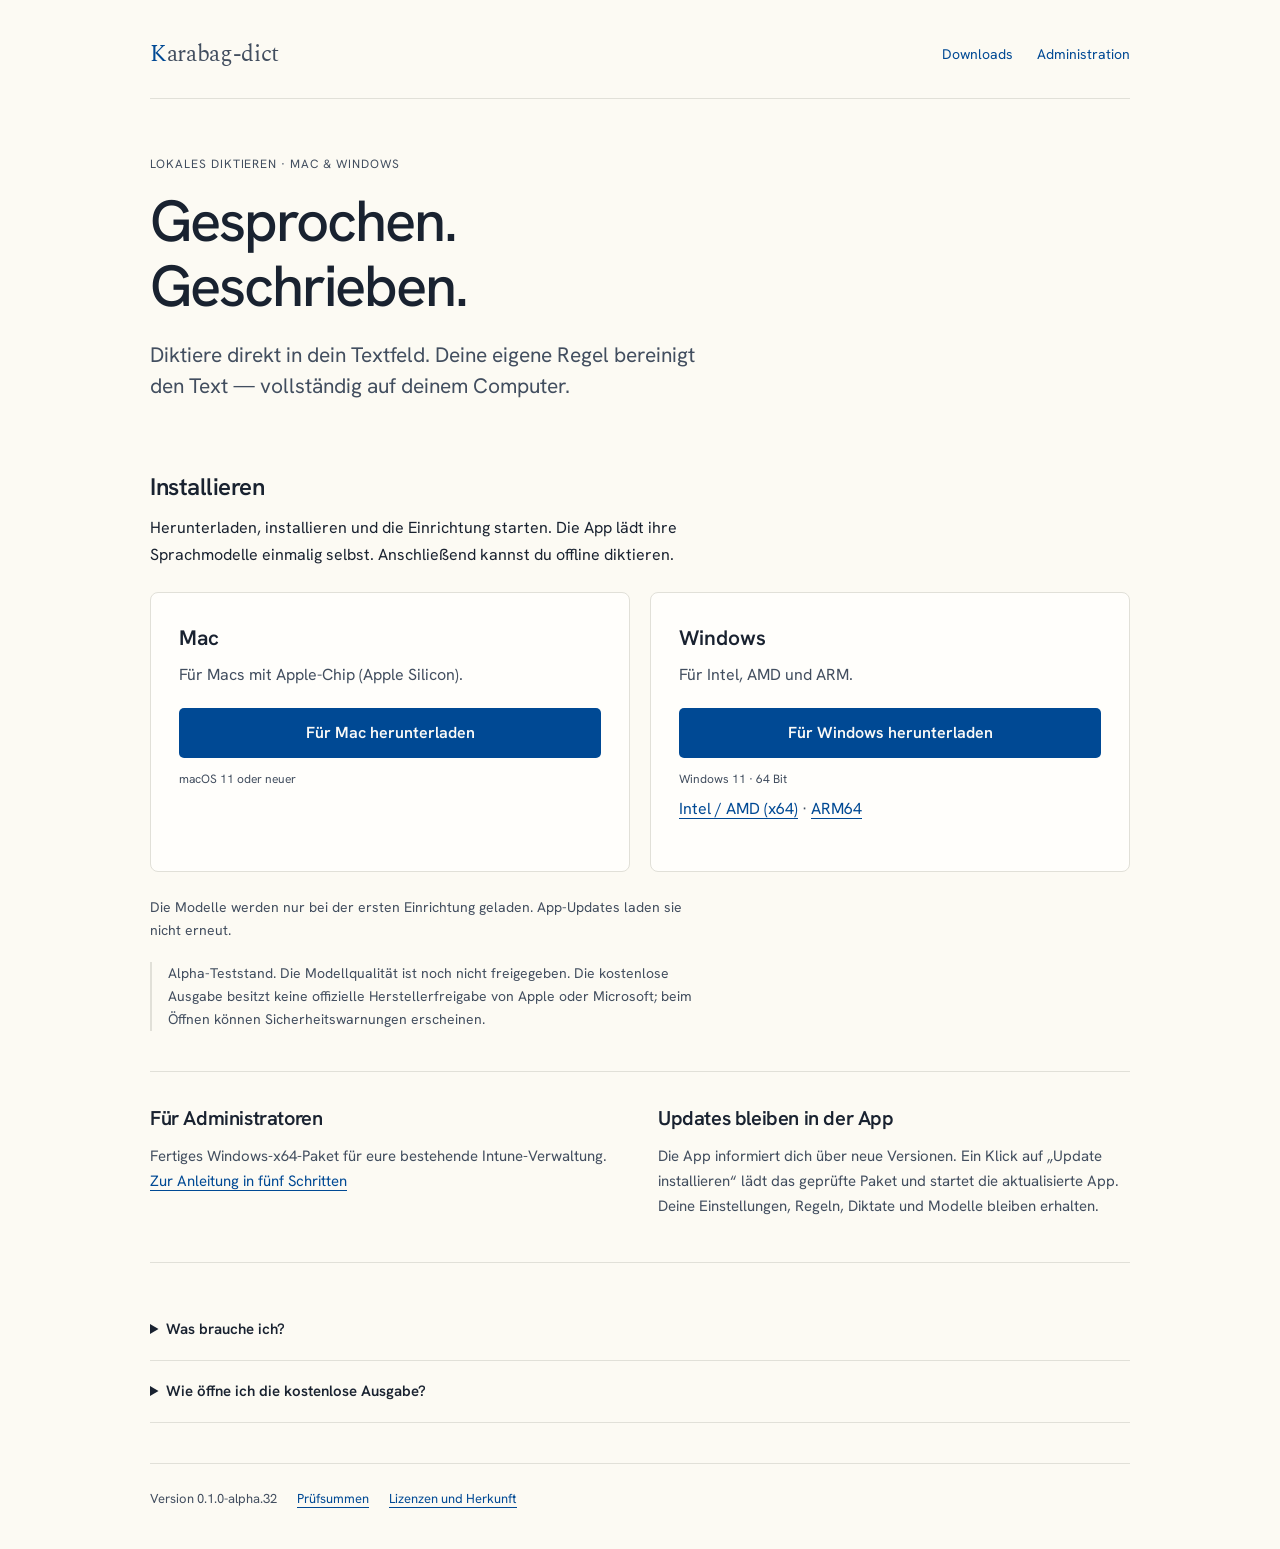
<file: index.html>
<!doctype html>
<html lang="de">
  <head>
    <meta charset="utf-8" />
    <meta name="viewport" content="width=device-width, initial-scale=1" />
    <meta name="color-scheme" content="light" />
    <title>karabag-dict herunterladen</title>
    <link rel="stylesheet" href="site.css" />
    <script src="downloads.js" defer></script>
  </head>
  <body>
    <main>
      <nav class="site-nav" aria-label="Seitennavigation">
        <a class="brand" href="./" aria-label="karabag-dict"
          ><span>K</span>arabag-dict</a
        >
        <div class="nav-links">
          <a href="#download-title">Downloads</a
          ><a href="intune.html">Administration</a>
        </div>
      </nav>
      <header>
        <p class="eyebrow">Lokales Diktieren · Mac &amp; Windows</p>
        <h1>Gesprochen.<br />Geschrieben.</h1>
        <p class="intro">
          Diktiere direkt in dein Textfeld. Deine eigene Regel bereinigt den
          Text — vollständig auf deinem Computer.
        </p>
      </header>
      <section aria-labelledby="download-title">
        <h2 id="download-title">Installieren</h2>
        <p>
          Herunterladen, installieren und die Einrichtung starten. Die App lädt
          ihre Sprachmodelle einmalig selbst. Anschließend kannst du offline
          diktieren.
        </p>
        <div class="downloads">
          <article>
            <h3>Mac</h3>
            <p>Für Macs mit Apple-Chip (Apple Silicon).</p>
            <a class="download" id="mac-download" aria-disabled="true"
              >Für Mac herunterladen</a
            ><small>macOS 11 oder neuer</small>
          </article>
          <article>
            <h3>Windows</h3>
            <p>Für Intel, AMD und ARM.</p>
            <a class="download" id="windows-download" aria-disabled="true"
              >Für Windows herunterladen</a
            ><small>Windows 11 · 64 Bit</small>
            <p>
              <a id="windows-x64-download" aria-disabled="true"
                >Intel / AMD (x64)</a
              >
              · <a id="windows-arm-download" aria-disabled="true">ARM64</a>
            </p>
          </article>
        </div>
        <p id="release-status" role="status">
          Verfügbare Installationspakete werden geprüft …
        </p>
        <p class="notice">
          Alpha-Teststand. Die Modellqualität ist noch nicht freigegeben. Die
          kostenlose Ausgabe besitzt keine offizielle Herstellerfreigabe von
          Apple oder Microsoft; beim Öffnen können Sicherheitswarnungen
          erscheinen.
        </p>
      </section>
      <div class="info-grid">
        <section aria-labelledby="admin-title">
          <h2 id="admin-title">Für Administratoren</h2>
          <p>
            Fertiges Windows-x64-Paket für eure bestehende Intune-Verwaltung.
            <a href="intune.html">Zur Anleitung in fünf Schritten</a>
          </p>
        </section>
        <section aria-labelledby="update-title">
          <h2 id="update-title">Updates bleiben in der App</h2>
          <p>
            Die App informiert dich über neue Versionen. Ein Klick auf „Update
            installieren“ lädt das geprüfte Paket und startet die aktualisierte
            App. Deine Einstellungen, Regeln, Diktate und Modelle bleiben
            erhalten.
          </p>
        </section>
      </div>
      <div class="faq">
        <details>
          <summary>Was brauche ich?</summary>
          <p>
            Für die erste Einrichtung eine Internetverbindung, etwa 5 GB für die
            Modelle und zusätzlichen freien Speicher für Installation und
            Updates. Für Diktate brauchst du ein Mikrofon. Die App führt dich
            durch die notwendigen Systemberechtigungen. Firmenrichtlinien können
            eine Installation verhindern.
          </p>
        </details>
        <details>
          <summary>Wie öffne ich die kostenlose Ausgabe?</summary>
          <p>
            Die kostenlose Ausgabe kann als unbekannter Entwickler angezeigt
            werden. Prüfe die Herkunft des Downloads. Auf dem Mac beschreibt
            Apple die bewusste Freigabe unter „Datenschutz &amp; Sicherheit“.
            Auf Windows können Defender oder Firmenrichtlinien die Installation
            blockieren. Die App verändert keine Schutzfunktionen.
          </p>
          <a href="https://support.apple.com/de-de/102445"
            >Apples Hinweise zum Öffnen von Apps</a
          >
        </details>
      </div>
      <footer>
        <span id="version"></span><a href="SHA256SUMS">Prüfsummen</a
        ><a href="licenses.html">Lizenzen und Herkunft</a>
      </footer>
    </main>
  </body>
</html>
</file>
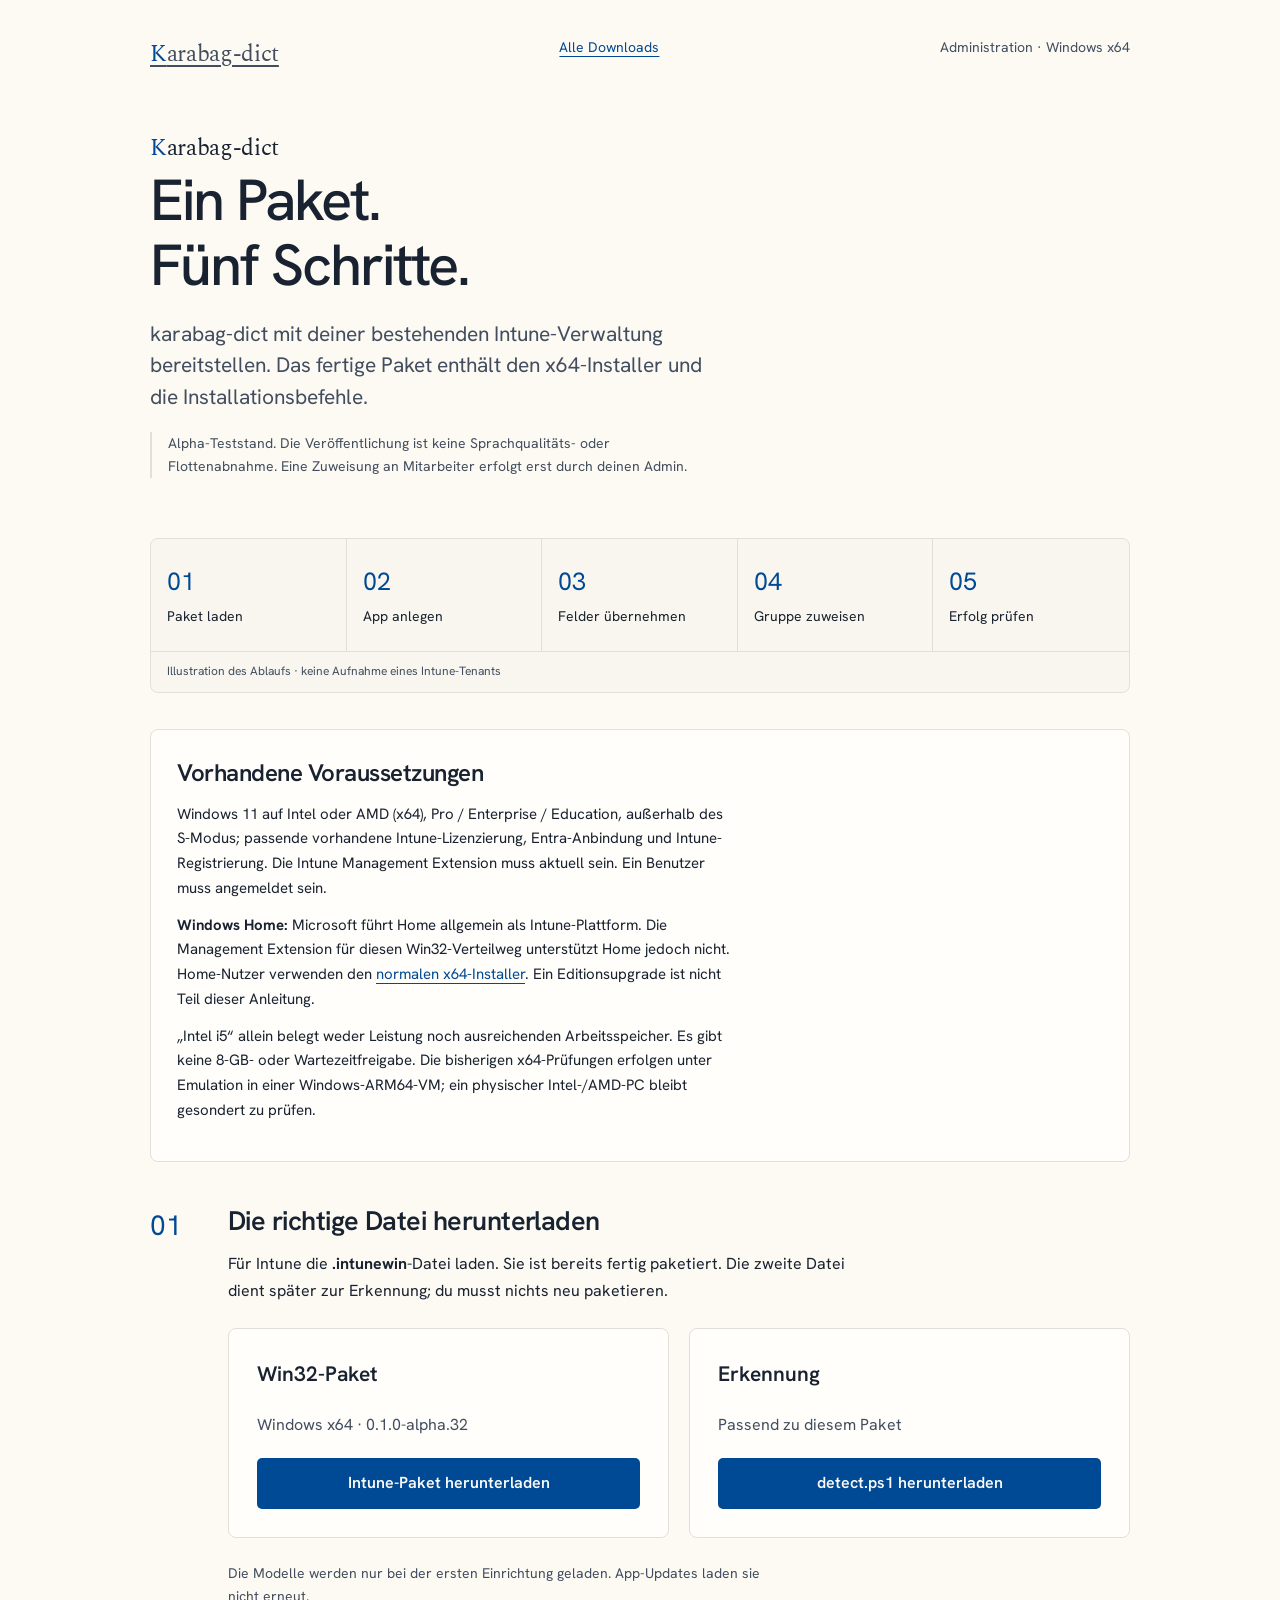
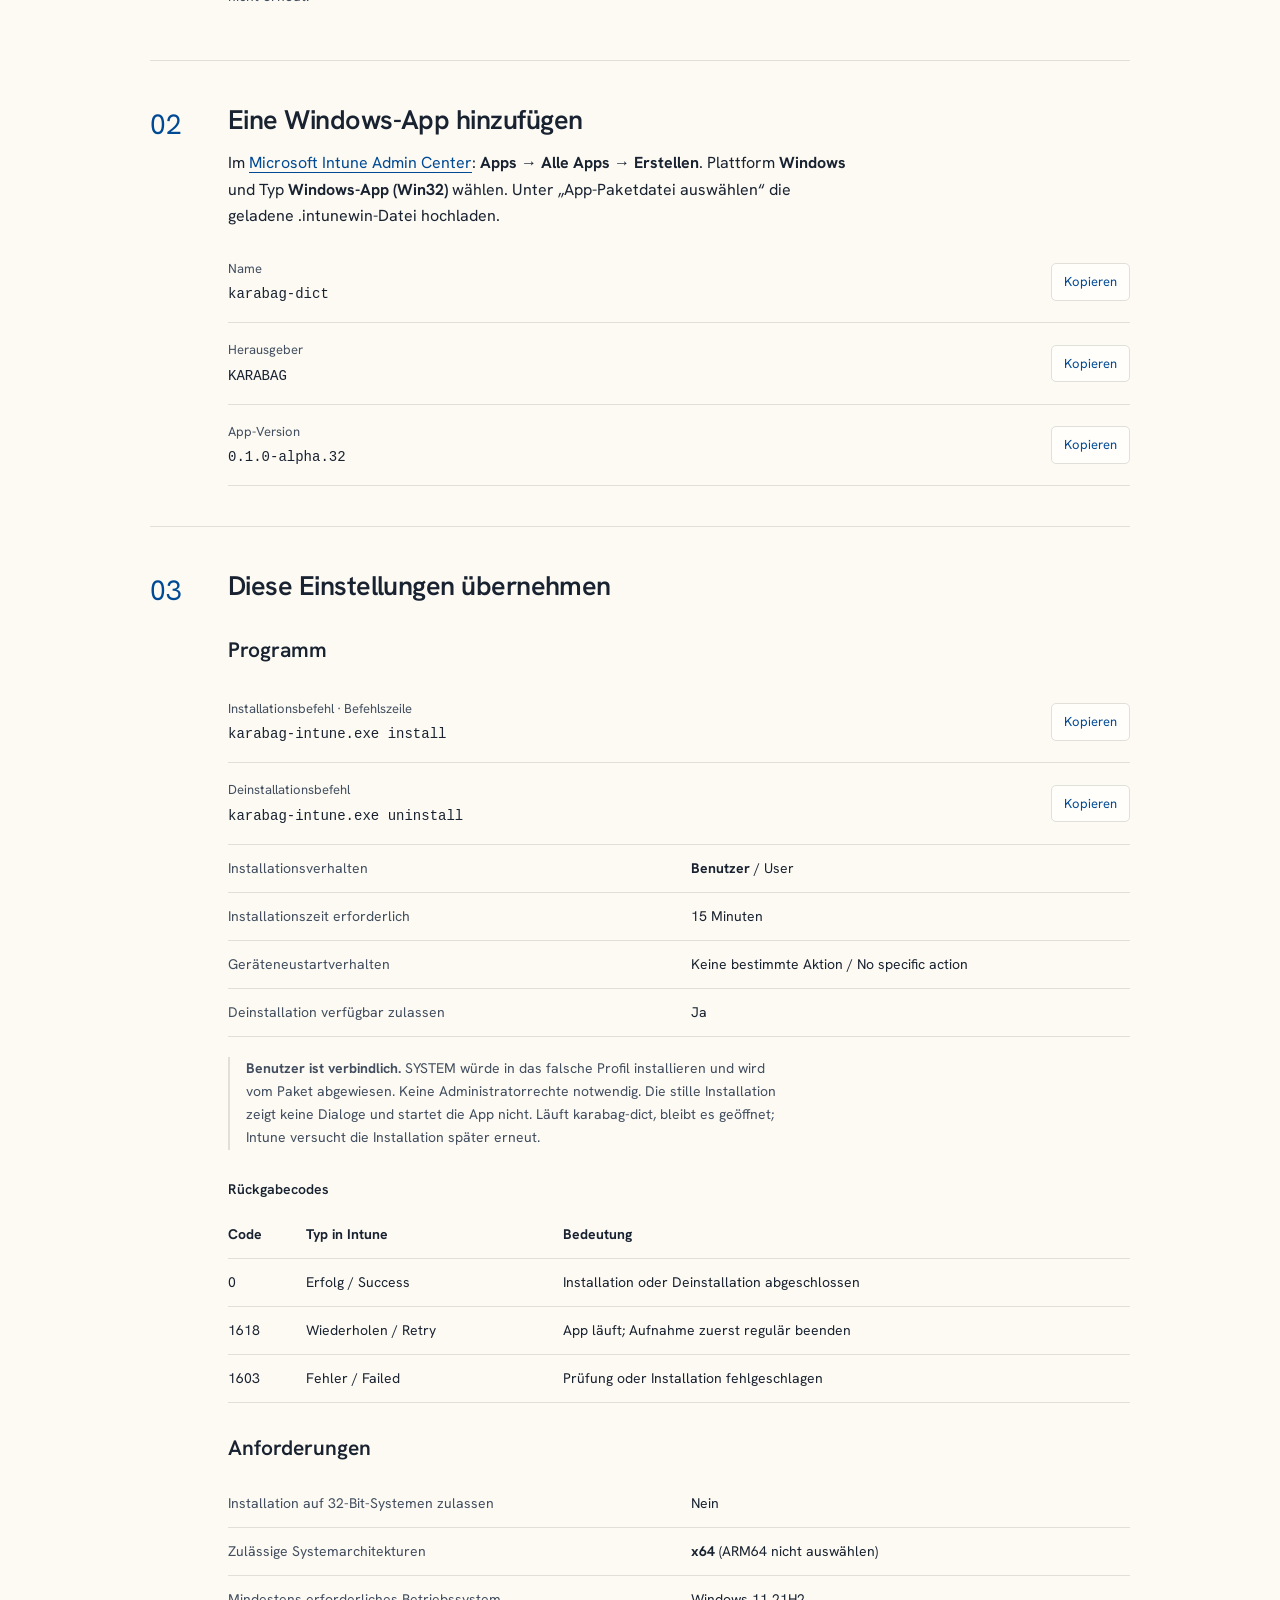
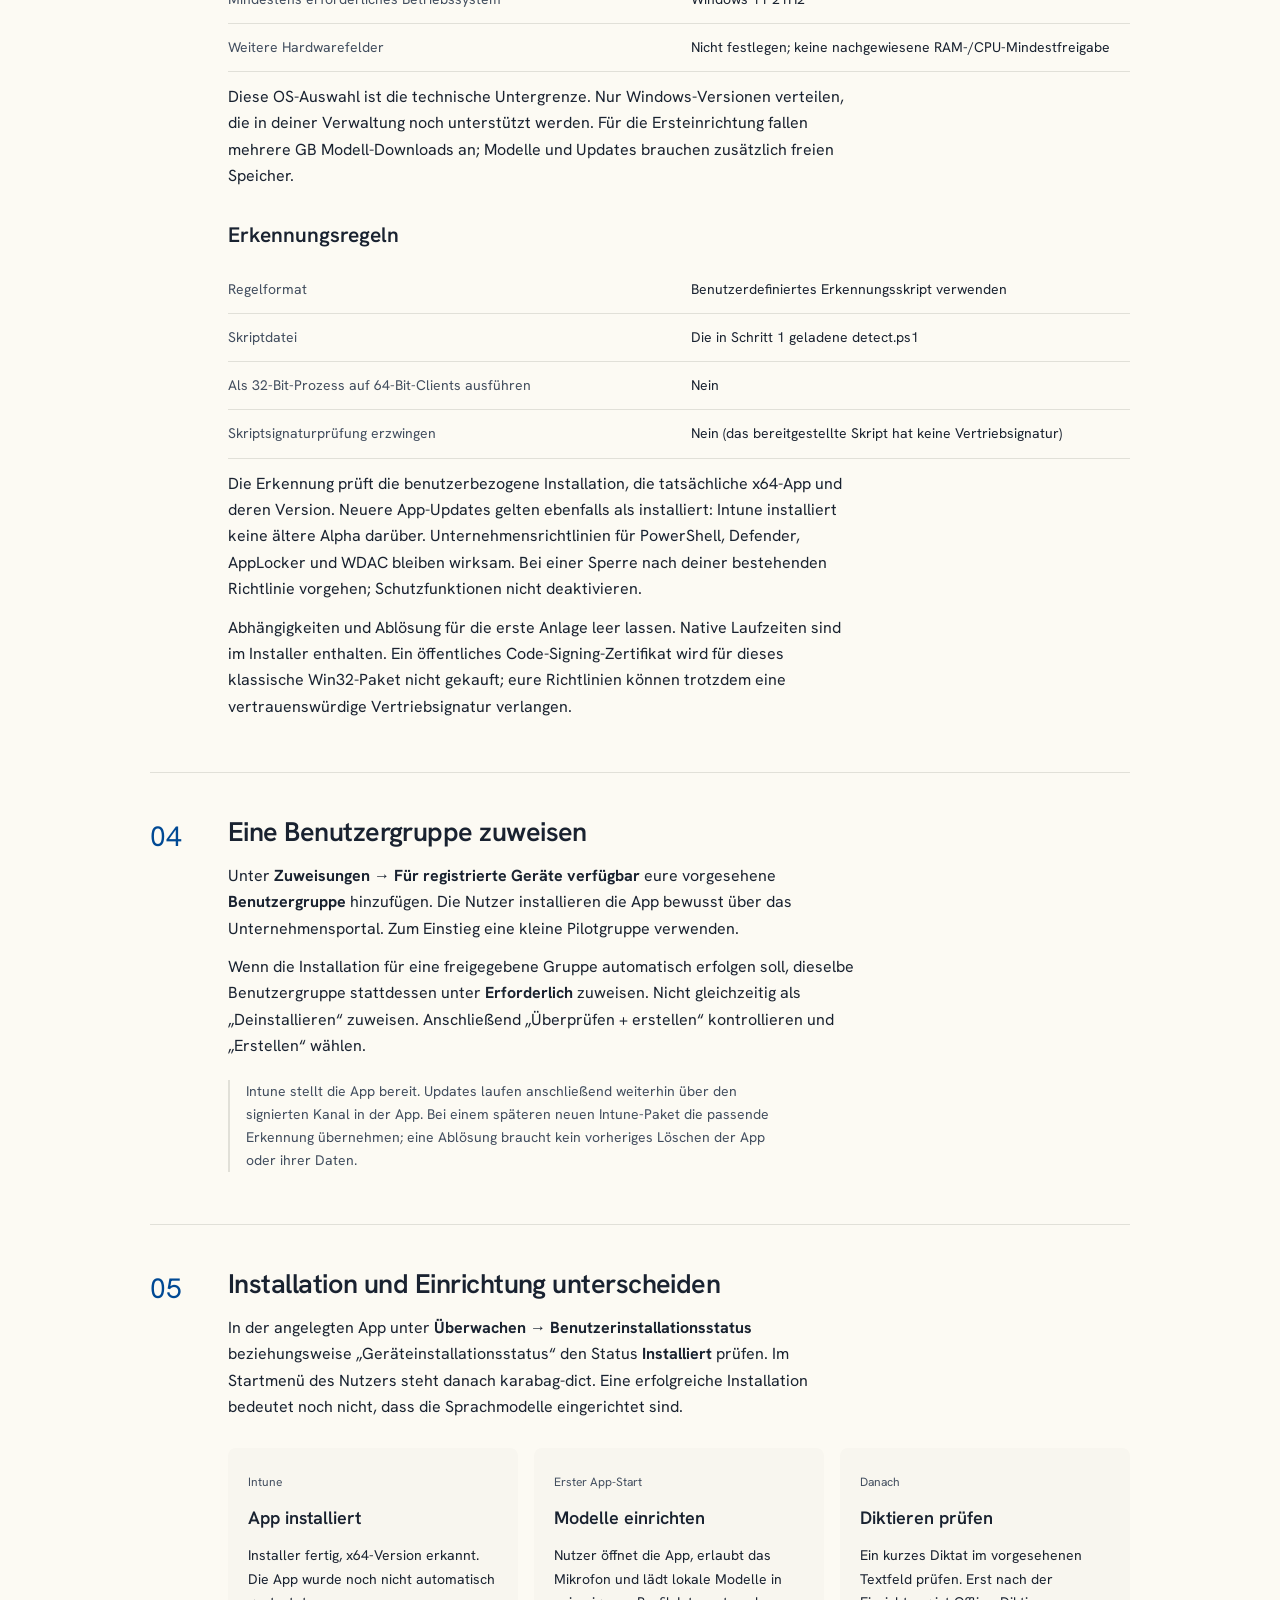
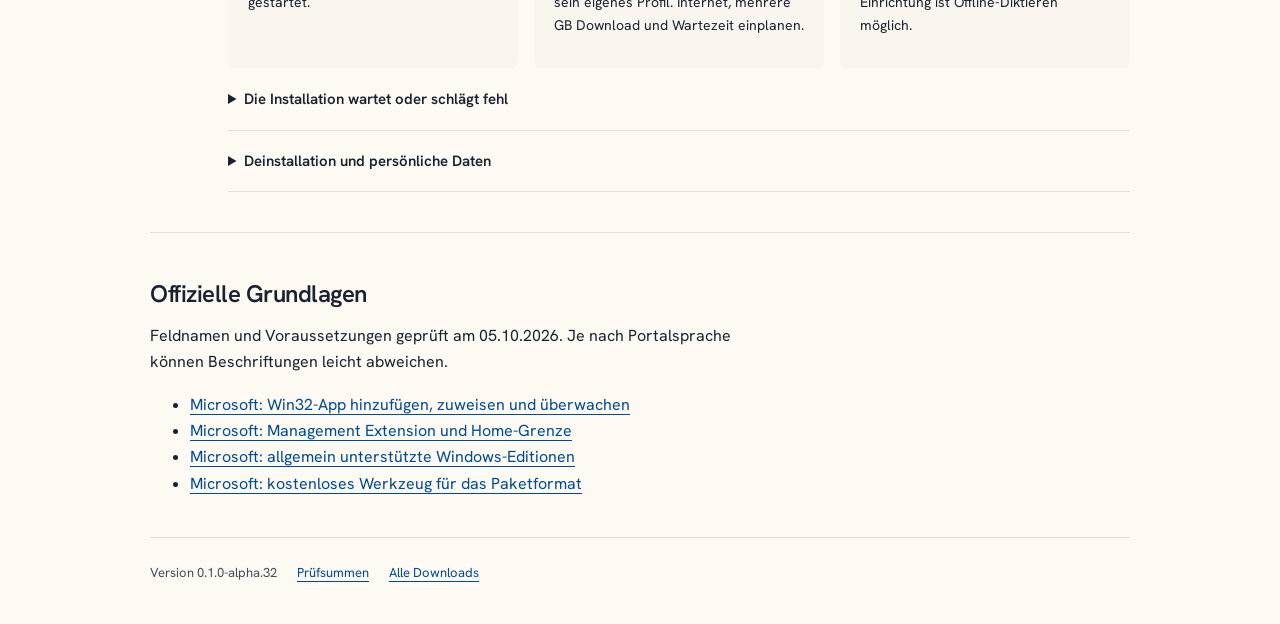
<file: intune.html>
<!doctype html>
<html lang="de">
  <head>
    <meta charset="utf-8" />
    <meta name="viewport" content="width=device-width, initial-scale=1" />
    <meta name="color-scheme" content="light" />
    <title>karabag-dict mit Intune verteilen</title>
    <link rel="stylesheet" href="site.css" />
    <script src="downloads.js" defer></script>
    <script src="intune.js" defer></script>
  </head>
  <body>
    <main class="admin">
      <nav aria-label="Seitennavigation">
        <a class="brand" href="./" aria-label="karabag-dict"
          ><span>K</span>arabag-dict</a
        ><a href="./">Alle Downloads</a
        ><span>Administration · Windows x64</span>
      </nav>
      <header>
        <p class="brand"><span>K</span>arabag-dict</p>
        <h1>Ein Paket.<br />Fünf Schritte.</h1>
        <p class="intro">
          karabag-dict mit deiner bestehenden Intune-Verwaltung bereitstellen.
          Das fertige Paket enthält den x64-Installer und die
          Installationsbefehle.
        </p>
        <p class="notice">
          Alpha-Teststand. Die Veröffentlichung ist keine Sprachqualitäts- oder
          Flottenabnahme. Eine Zuweisung an Mitarbeiter erfolgt erst durch
          deinen Admin.
        </p>
      </header>
      <figure class="flow" aria-label="Illustration des Verteilwegs">
        <div><b>01</b><span>Paket laden</span></div>
        <div><b>02</b><span>App anlegen</span></div>
        <div><b>03</b><span>Felder übernehmen</span></div>
        <div><b>04</b><span>Gruppe zuweisen</span></div>
        <div><b>05</b><span>Erfolg prüfen</span></div>
        <figcaption>
          Illustration des Ablaufs · keine Aufnahme eines Intune-Tenants
        </figcaption>
      </figure>
      <aside class="prerequisites" aria-labelledby="prerequisites-title">
        <h2 id="prerequisites-title">Vorhandene Voraussetzungen</h2>
        <p>
          Windows 11 auf Intel oder AMD (x64), Pro / Enterprise / Education,
          außerhalb des S-Modus; passende vorhandene Intune-Lizenzierung,
          Entra-Anbindung und Intune-Registrierung. Die Intune Management
          Extension muss aktuell sein. Ein Benutzer muss angemeldet sein.
        </p>
        <p>
          <strong>Windows Home:</strong> Microsoft führt Home allgemein als
          Intune-Plattform. Die Management Extension für diesen Win32-Verteilweg
          unterstützt Home jedoch nicht. Home-Nutzer verwenden den
          <a id="windows-x64-download" aria-disabled="true"
            >normalen x64-Installer</a
          >. Ein Editionsupgrade ist nicht Teil dieser Anleitung.
        </p>
        <p>
          „Intel i5“ allein belegt weder Leistung noch ausreichenden
          Arbeitsspeicher. Es gibt keine 8-GB- oder Wartezeitfreigabe. Die
          bisherigen x64-Prüfungen erfolgen unter Emulation in einer
          Windows-ARM64-VM; ein physischer Intel-/AMD-PC bleibt gesondert zu
          prüfen.
        </p>
      </aside>
      <section class="step" aria-labelledby="step-1">
        <span class="number" aria-hidden="true">01</span>
        <div>
          <h2 id="step-1">Die richtige Datei herunterladen</h2>
          <p>
            Für Intune die <strong>.intunewin</strong>-Datei laden. Sie ist
            bereits fertig paketiert. Die zweite Datei dient später zur
            Erkennung; du musst nichts neu paketieren.
          </p>
          <div class="downloads">
            <article>
              <h3>Win32-Paket</h3>
              <p>Windows x64 · 0.1.0-alpha.32</p>
              <a class="download" id="intune-download" aria-disabled="true"
                >Intune-Paket herunterladen</a
              >
            </article>
            <article>
              <h3>Erkennung</h3>
              <p>Passend zu diesem Paket</p>
              <a
                class="download"
                id="intune-detect-download"
                aria-disabled="true"
                >detect.ps1 herunterladen</a
              >
            </article>
          </div>
          <p id="release-status" role="status">
            Verfügbare Dateien werden geprüft …
          </p>
        </div>
      </section>
      <section class="step" aria-labelledby="step-2">
        <span class="number" aria-hidden="true">02</span>
        <div>
          <h2 id="step-2">Eine Windows-App hinzufügen</h2>
          <p>
            Im
            <a href="https://intune.microsoft.com/"
              >Microsoft Intune Admin Center</a
            >: <strong>Apps → Alle Apps → Erstellen</strong>. Plattform
            <strong>Windows</strong> und Typ
            <strong>Windows-App (Win32)</strong> wählen. Unter „App-Paketdatei
            auswählen“ die geladene .intunewin-Datei hochladen.
          </p>
          <div class="field">
            <span>Name</span><code>karabag-dict</code
            ><button type="button" data-copy>Kopieren</button>
          </div>
          <div class="field">
            <span>Herausgeber</span><code>KARABAG</code
            ><button type="button" data-copy>Kopieren</button>
          </div>
          <div class="field">
            <span>App-Version</span><code>0.1.0-alpha.32</code
            ><button type="button" data-copy>Kopieren</button>
          </div>
        </div>
      </section>
      <section class="step" aria-labelledby="step-3">
        <span class="number" aria-hidden="true">03</span>
        <div>
          <h2 id="step-3">Diese Einstellungen übernehmen</h2>
          <h3>Programm</h3>
          <div class="field">
            <span>Installationsbefehl · Befehlszeile</span
            ><code>karabag-intune.exe install</code
            ><button type="button" data-copy>Kopieren</button>
          </div>
          <div class="field">
            <span>Deinstallationsbefehl</span
            ><code>karabag-intune.exe uninstall</code
            ><button type="button" data-copy>Kopieren</button>
          </div>
          <dl class="settings">
            <div>
              <dt>Installationsverhalten</dt>
              <dd><strong>Benutzer</strong> / User</dd>
            </div>
            <div>
              <dt>Installationszeit erforderlich</dt>
              <dd>15 Minuten</dd>
            </div>
            <div>
              <dt>Geräteneustartverhalten</dt>
              <dd>Keine bestimmte Aktion / No specific action</dd>
            </div>
            <div>
              <dt>Deinstallation verfügbar zulassen</dt>
              <dd>Ja</dd>
            </div>
          </dl>
          <p class="notice">
            <strong>Benutzer ist verbindlich.</strong> SYSTEM würde in das
            falsche Profil installieren und wird vom Paket abgewiesen. Keine
            Administratorrechte notwendig. Die stille Installation zeigt keine
            Dialoge und startet die App nicht. Läuft karabag-dict, bleibt es
            geöffnet; Intune versucht die Installation später erneut.
          </p>
          <table>
            <caption>
              Rückgabecodes
            </caption>
            <thead>
              <tr>
                <th>Code</th>
                <th>Typ in Intune</th>
                <th>Bedeutung</th>
              </tr>
            </thead>
            <tbody>
              <tr>
                <td>0</td>
                <td>Erfolg / Success</td>
                <td>Installation oder Deinstallation abgeschlossen</td>
              </tr>
              <tr>
                <td>1618</td>
                <td>Wiederholen / Retry</td>
                <td>App läuft; Aufnahme zuerst regulär beenden</td>
              </tr>
              <tr>
                <td>1603</td>
                <td>Fehler / Failed</td>
                <td>Prüfung oder Installation fehlgeschlagen</td>
              </tr>
            </tbody>
          </table>
          <h3>Anforderungen</h3>
          <dl class="settings">
            <div>
              <dt>Installation auf 32-Bit-Systemen zulassen</dt>
              <dd>Nein</dd>
            </div>
            <div>
              <dt>Zulässige Systemarchitekturen</dt>
              <dd><strong>x64</strong> (ARM64 nicht auswählen)</dd>
            </div>
            <div>
              <dt>Mindestens erforderliches Betriebssystem</dt>
              <dd>Windows 11 21H2</dd>
            </div>
            <div>
              <dt>Weitere Hardwarefelder</dt>
              <dd>
                Nicht festlegen; keine nachgewiesene RAM-/CPU-Mindestfreigabe
              </dd>
            </div>
          </dl>
          <p>
            Diese OS-Auswahl ist die technische Untergrenze. Nur
            Windows-Versionen verteilen, die in deiner Verwaltung noch
            unterstützt werden. Für die Ersteinrichtung fallen mehrere GB
            Modell-Downloads an; Modelle und Updates brauchen zusätzlich freien
            Speicher.
          </p>
          <h3>Erkennungsregeln</h3>
          <dl class="settings">
            <div>
              <dt>Regelformat</dt>
              <dd>Benutzerdefiniertes Erkennungsskript verwenden</dd>
            </div>
            <div>
              <dt>Skriptdatei</dt>
              <dd>Die in Schritt 1 geladene detect.ps1</dd>
            </div>
            <div>
              <dt>Als 32-Bit-Prozess auf 64-Bit-Clients ausführen</dt>
              <dd>Nein</dd>
            </div>
            <div>
              <dt>Skriptsignaturprüfung erzwingen</dt>
              <dd>
                Nein (das bereitgestellte Skript hat keine Vertriebsignatur)
              </dd>
            </div>
          </dl>
          <p>
            Die Erkennung prüft die benutzerbezogene Installation, die
            tatsächliche x64-App und deren Version. Neuere App-Updates gelten
            ebenfalls als installiert: Intune installiert keine ältere Alpha
            darüber. Unternehmensrichtlinien für PowerShell, Defender, AppLocker
            und WDAC bleiben wirksam. Bei einer Sperre nach deiner bestehenden
            Richtlinie vorgehen; Schutzfunktionen nicht deaktivieren.
          </p>
          <p>
            Abhängigkeiten und Ablösung für die erste Anlage leer lassen. Native
            Laufzeiten sind im Installer enthalten. Ein öffentliches
            Code-Signing-Zertifikat wird für dieses klassische Win32-Paket nicht
            gekauft; eure Richtlinien können trotzdem eine vertrauenswürdige
            Vertriebsignatur verlangen.
          </p>
        </div>
      </section>
      <section class="step" aria-labelledby="step-4">
        <span class="number" aria-hidden="true">04</span>
        <div>
          <h2 id="step-4">Eine Benutzergruppe zuweisen</h2>
          <p>
            Unter
            <strong>Zuweisungen → Für registrierte Geräte verfügbar</strong>
            eure vorgesehene <strong>Benutzergruppe</strong> hinzufügen. Die
            Nutzer installieren die App bewusst über das Unternehmensportal. Zum
            Einstieg eine kleine Pilotgruppe verwenden.
          </p>
          <p>
            Wenn die Installation für eine freigegebene Gruppe automatisch
            erfolgen soll, dieselbe Benutzergruppe stattdessen unter
            <strong>Erforderlich</strong> zuweisen. Nicht gleichzeitig als
            „Deinstallieren“ zuweisen. Anschließend „Überprüfen + erstellen“
            kontrollieren und „Erstellen“ wählen.
          </p>
          <p class="notice">
            Intune stellt die App bereit. Updates laufen anschließend weiterhin
            über den signierten Kanal in der App. Bei einem späteren neuen
            Intune-Paket die passende Erkennung übernehmen; eine Ablösung
            braucht kein vorheriges Löschen der App oder ihrer Daten.
          </p>
        </div>
      </section>
      <section class="step" aria-labelledby="step-5">
        <span class="number" aria-hidden="true">05</span>
        <div>
          <h2 id="step-5">Installation und Einrichtung unterscheiden</h2>
          <p>
            In der angelegten App unter
            <strong>Überwachen → Benutzerinstallationsstatus</strong>
            beziehungsweise „Geräteinstallationsstatus“ den Status
            <strong>Installiert</strong> prüfen. Im Startmenü des Nutzers steht
            danach karabag-dict. Eine erfolgreiche Installation bedeutet noch
            nicht, dass die Sprachmodelle eingerichtet sind.
          </p>
          <div class="milestones">
            <article>
              <span>Intune</span>
              <h3>App installiert</h3>
              <p>
                Installer fertig, x64-Version erkannt. Die App wurde noch nicht
                automatisch gestartet.
              </p>
            </article>
            <article>
              <span>Erster App-Start</span>
              <h3>Modelle einrichten</h3>
              <p>
                Nutzer öffnet die App, erlaubt das Mikrofon und lädt lokale
                Modelle in sein eigenes Profil. Internet, mehrere GB Download
                und Wartezeit einplanen.
              </p>
            </article>
            <article>
              <span>Danach</span>
              <h3>Diktieren prüfen</h3>
              <p>
                Ein kurzes Diktat im vorgesehenen Textfeld prüfen. Erst nach der
                Einrichtung ist Offline-Diktieren möglich.
              </p>
            </article>
          </div>
          <details>
            <summary>Die Installation wartet oder schlägt fehl</summary>
            <p>
              Bei Code 1618 karabag-dict regulär schließen; Intune kann erneut
              versuchen. Bei 1603 den Benutzerkontext, freien Speicher und eure
              Schutzrichtlinien prüfen. Intune-Protokolle liegen unter
              <code
                >C:\ProgramData\Microsoft\IntuneManagementExtension\Logs</code
              >. Kein Neustart oder Abbruch einer laufenden Aufnahme wird
              erzwungen.
            </p>
          </details>
          <details>
            <summary>Deinstallation und persönliche Daten</summary>
            <p>
              Die angegebene Deinstallation entfernt die App im jeweiligen
              Benutzerprofil. Modelle, Einstellungen, Regeln und aufbewahrte
              Diktate bleiben erhalten. Eine laufende App wird nicht beendet.
              Zum Neuinstallieren dieselben Befehle verwenden.
            </p>
          </details>
        </div>
      </section>
      <section class="sources">
        <h2>Offizielle Grundlagen</h2>
        <p>
          Feldnamen und Voraussetzungen geprüft am 05.10.2026. Je nach
          Portalsprache können Beschriftungen leicht abweichen.
        </p>
        <ul>
          <li>
            <a
              href="https://learn.microsoft.com/en-us/intune/app-management/deployment/add-win32"
              >Microsoft: Win32-App hinzufügen, zuweisen und überwachen</a
            >
          </li>
          <li>
            <a
              href="https://learn.microsoft.com/en-us/intune/device-management/tools/management-extension-windows"
              >Microsoft: Management Extension und Home-Grenze</a
            >
          </li>
          <li>
            <a
              href="https://learn.microsoft.com/en-us/intune/fundamentals/ref-supported-platforms"
              >Microsoft: allgemein unterstützte Windows-Editionen</a
            >
          </li>
          <li>
            <a
              href="https://github.com/microsoft/Microsoft-Win32-Content-Prep-Tool"
              >Microsoft: kostenloses Werkzeug für das Paketformat</a
            >
          </li>
        </ul>
      </section>
      <p id="copy-status" role="status" aria-live="polite"></p>
      <footer>
        <span id="version">Version 0.1.0-alpha.32</span
        ><a href="SHA256SUMS">Prüfsummen</a><a href="./">Alle Downloads</a>
      </footer>
    </main>
  </body>
</html>
</file>
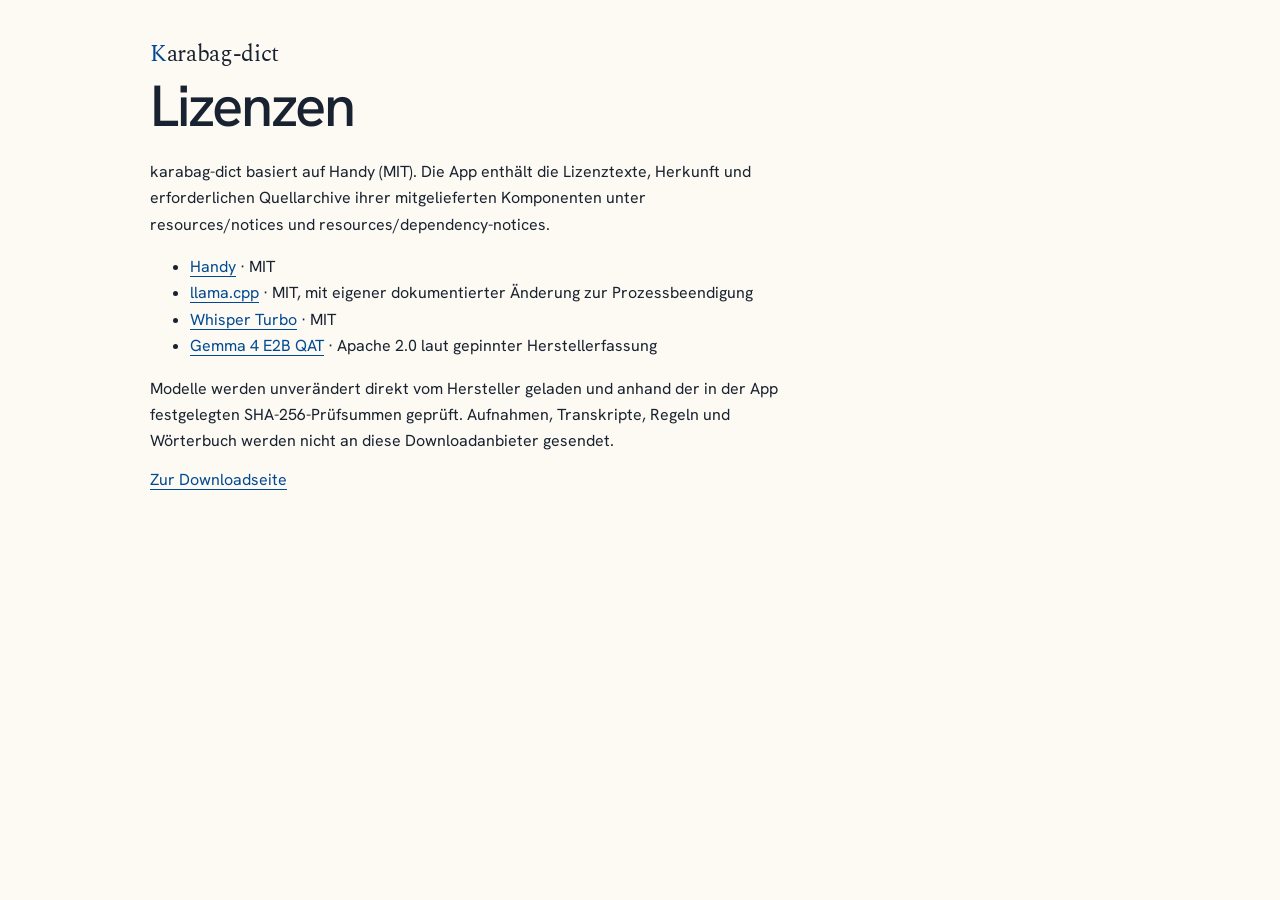
<file: licenses.html>
<!doctype html>
<html lang="de">
  <head>
    <meta charset="utf-8" />
    <meta name="viewport" content="width=device-width, initial-scale=1" />
    <meta name="color-scheme" content="light" />
    <title>Lizenzen · karabag-dict</title>
    <link rel="stylesheet" href="site.css" />
  </head>
  <body>
    <main>
      <p class="brand"><span>K</span>arabag-dict</p>
      <h1>Lizenzen</h1>
      <p>
        karabag-dict basiert auf Handy (MIT). Die App enthält die Lizenztexte,
        Herkunft und erforderlichen Quellarchive ihrer mitgelieferten
        Komponenten unter resources/notices und resources/dependency-notices.
      </p>
      <ul>
        <li><a href="https://github.com/cjpais/Handy">Handy</a> · MIT</li>
        <li>
          <a href="https://github.com/ggml-org/llama.cpp">llama.cpp</a> · MIT,
          mit eigener dokumentierter Änderung zur Prozessbeendigung
        </li>
        <li>
          <a
            href="https://huggingface.co/ggerganov/whisper.cpp/tree/5359861c739e955e79d9a303bcbc70fb988958b1"
            >Whisper Turbo</a
          >
          · MIT
        </li>
        <li>
          <a
            href="https://huggingface.co/google/gemma-4-E2B-it-qat-q4_0-gguf/tree/675cff42a74c774d6cb76f76d8eacb49b48c9b93"
            >Gemma 4 E2B QAT</a
          >
          · Apache 2.0 laut gepinnter Herstellerfassung
        </li>
      </ul>
      <p>
        Modelle werden unverändert direkt vom Hersteller geladen und anhand der
        in der App festgelegten SHA-256-Prüfsummen geprüft. Aufnahmen,
        Transkripte, Regeln und Wörterbuch werden nicht an diese
        Downloadanbieter gesendet.
      </p>
      <p><a href="index.html">Zur Downloadseite</a></p>
    </main>
  </body>
</html>
</file>
<file: site.css>
@font-face {
  font-family: Hanken Grotesk;
  src: url("fonts/hanken-grotesk.woff2") format("woff2");
  font-weight: 100 900;
  font-display: swap;
}
@font-face {
  font-family: Spectral;
  src: url("fonts/spectral.woff2") format("woff2");
  font-weight: 400;
  font-display: swap;
}
/* Light Suite tokens match src/styles/theme.css. No OS theme switching. */
:root {
  color-scheme: only light;
  font-family:
    "Hanken Grotesk",
    -apple-system,
    "Segoe UI",
    sans-serif;
  color: oklch(0.25 0.03 258);
  background: oklch(0.985 0.01 95);
  line-height: 1.65;
  --surface: oklch(0.997 0.004 95);
  --rail: oklch(0.972 0.009 92);
  --border: oklch(0.905 0.01 95);
  --muted: oklch(0.42 0.032 258);
  --button: oklch(0.41 0.142 252);
  --button-text: #fbfaf7;
}
* {
  box-sizing: border-box;
}
body {
  margin: 0;
}
main {
  max-width: 1060px;
  margin: auto;
  padding: 36px 40px 40px;
}
.site-nav {
  display: flex;
  justify-content: space-between;
  align-items: center;
  padding-bottom: 24px;
  border-bottom: 1px solid var(--border);
}
.site-nav a {
  text-decoration: none;
}
.brand {
  font-family: Spectral, Georgia, serif;
  font-size: 23px;
  font-weight: 400;
  letter-spacing: -0.015em;
  margin: 0;
  color: inherit;
}
.brand span {
  color: var(--button);
}
.site-nav .nav-links {
  display: flex;
  gap: 24px;
  font-size: 14px;
}
header {
  padding: 56px 0 12px;
}
.eyebrow {
  color: var(--muted);
  font-size: 12px;
  letter-spacing: 0.08em;
  text-transform: uppercase;
  margin: 0 0 14px;
}
h1 {
  font-size: clamp(36px, 5vw, 58px);
  letter-spacing: -0.035em;
  line-height: 1.12;
  margin: 0 0 20px;
  font-weight: 500;
  max-width: 720px;
}
.intro {
  font-size: 21px;
  color: var(--muted);
  line-height: 1.5;
  max-width: 48ch;
}
section {
  margin-top: 44px;
}
h2 {
  font-size: 24px;
  line-height: 1.4;
  margin: 0 0 12px;
  font-weight: 600;
  letter-spacing: -0.02em;
}
h3 {
  font-size: 21px;
  margin: 0;
  font-weight: 600;
}
p {
  margin: 12px 0;
  max-width: 70ch;
}
.downloads {
  display: grid;
  grid-template-columns: 1fr 1fr;
  gap: 20px;
  margin: 24px 0;
}
.downloads article {
  border: 1px solid var(--border);
  border-radius: 8px;
  background: var(--surface);
  padding: 28px;
  display: flex;
  flex-direction: column;
}
.downloads p {
  margin: 6px 0 20px;
  color: var(--muted);
}
.platform-heading {
  display: flex;
  gap: 12px;
  align-items: center;
  margin-bottom: 8px;
}
.platform-heading svg {
  width: 26px;
  height: 26px;
  color: var(--muted);
}
a {
  color: var(--button);
  text-underline-offset: 4px;
}
.download {
  display: block;
  padding: 12px 16px;
  background: var(--button);
  color: var(--button-text);
  border-radius: 5px;
  text-decoration: none;
  font-weight: 600;
  text-align: center;
  margin-top: 0;
}
.download:hover {
  background: oklch(0.35 0.13 252);
}
.download[aria-disabled="true"] {
  background: var(--rail);
  color: var(--muted);
  pointer-events: none;
}
small {
  display: block;
  color: var(--muted);
  font-size: 12px;
  margin-top: 12px;
}
#release-status,
.notice {
  font-size: 14px;
  color: var(--muted);
}
.notice {
  border-left: 2px solid var(--border);
  padding-left: 16px;
  margin-top: 20px;
}
.info-grid {
  display: grid;
  grid-template-columns: 1fr 1fr;
  gap: 36px;
  padding: 32px 0;
  border-top: 1px solid var(--border);
  border-bottom: 1px solid var(--border);
  margin-top: 40px;
}
.info-grid section {
  margin: 0;
}
.info-grid h2 {
  font-size: 20px;
}
.info-grid p {
  font-size: 15px;
  color: var(--muted);
}
.faq {
  margin-top: 36px;
}
details {
  border-bottom: 1px solid var(--border);
  padding: 18px 0;
  font-size: 15px;
}
summary {
  cursor: pointer;
  font-weight: 600;
}
details p {
  color: var(--muted);
}
footer {
  display: flex;
  flex-wrap: wrap;
  gap: 20px;
  margin-top: 40px;
  padding-top: 24px;
  border-top: 1px solid var(--border);
  color: var(--muted);
  font-size: 13px;
}
a:focus-visible,
button:focus-visible,
summary:focus-visible {
  outline: 2px solid var(--button);
  outline-offset: 4px;
}
.admin {
  max-width: 1060px;
}
nav {
  display: flex;
  justify-content: space-between;
  gap: 20px;
  font-size: 14px;
  color: var(--muted);
}
.flow {
  margin: 36px 0;
  display: grid;
  grid-template-columns: repeat(5, 1fr);
  border: 1px solid var(--border);
  border-radius: 8px;
  overflow: hidden;
  background: var(--rail);
}
.flow div {
  padding: 22px 16px;
  border-right: 1px solid var(--border);
}
.flow div:last-of-type {
  border-right: 0;
}
.flow b {
  display: block;
  font-size: 25px;
  color: var(--button);
  font-weight: 400;
}
.flow span {
  font-size: 14px;
}
.flow figcaption {
  grid-column: 1 / -1;
  padding: 10px 16px;
  font-size: 12px;
  color: var(--muted);
  border-top: 1px solid var(--border);
}
.prerequisites {
  padding: 26px;
  background: var(--surface);
  border: 1px solid var(--border);
  border-radius: 8px;
  font-size: 15px;
}
.step {
  display: grid;
  grid-template-columns: 58px minmax(0, 1fr);
  gap: 20px;
  padding: 40px 0;
  margin: 0;
  border-bottom: 1px solid var(--border);
}
.number {
  font-size: 28px;
  font-weight: 400;
  color: var(--button);
  font-variant-numeric: tabular-nums;
}
.step h2 {
  font-size: 27px;
  letter-spacing: -0.02em;
}
.step h3 {
  margin-top: 28px;
  margin-bottom: 14px;
}
.step .downloads h3 {
  margin-top: 0;
}
.field {
  display: grid;
  grid-template-columns: minmax(0, 1fr) auto;
  gap: 4px 14px;
  padding: 16px 0;
  border-bottom: 1px solid var(--border);
}
.field span {
  color: var(--muted);
  font-size: 13px;
}
code {
  font-family: "SF Mono", Consolas, monospace;
  overflow-wrap: anywhere;
}
.field code {
  grid-column: 1;
  font-size: 14px;
}
.field button {
  grid-column: 2;
  grid-row: 1 / 3;
  align-self: center;
}
button {
  font: inherit;
  font-size: 13px;
  border: 1px solid var(--border);
  border-radius: 5px;
  color: var(--button);
  background: var(--surface);
  padding: 7px 12px;
  cursor: pointer;
}
button:hover {
  background: var(--rail);
}
.settings {
  margin: 0;
}
.settings div {
  display: grid;
  grid-template-columns: 1fr 1fr;
  gap: 24px;
  padding: 12px 0;
  border-bottom: 1px solid var(--border);
  font-size: 14px;
}
dt {
  color: var(--muted);
}
dd {
  margin: 0;
}
table {
  width: 100%;
  border-collapse: collapse;
  margin: 28px 0;
  font-size: 14px;
  text-align: left;
}
caption {
  text-align: left;
  margin-bottom: 10px;
  font-weight: 600;
}
td,
th {
  padding: 12px 8px 12px 0;
  border-bottom: 1px solid var(--border);
}
.milestones {
  display: grid;
  grid-template-columns: repeat(3, 1fr);
  gap: 16px;
  margin-top: 28px;
}
.milestones article {
  padding: 20px;
  background: var(--rail);
  border-radius: 8px;
}
.milestones span {
  font-size: 12px;
  color: var(--muted);
}
.milestones h3 {
  font-size: 18px;
  margin: 8px 0;
}
.milestones p {
  font-size: 14px;
}
#copy-status {
  position: sticky;
  bottom: 12px;
  background: var(--surface);
  border-radius: 5px;
  color: var(--button);
  padding: 10px 16px;
  box-shadow: 0 2px 12px #182d4908;
}
#copy-status:empty {
  display: none;
}
@media (max-width: 650px) {
  main {
    padding: 24px 20px;
  }
  header {
    padding-top: 36px;
  }
  .site-nav .nav-links {
    gap: 14px;
    font-size: 13px;
  }
  .brand {
    font-size: 20px;
  }
  .downloads,
  .info-grid,
  .milestones {
    grid-template-columns: 1fr;
    gap: 20px;
  }
  .downloads article {
    padding: 24px;
  }
  .intro {
    font-size: 19px;
  }
  .flow {
    grid-template-columns: 1fr;
  }
  .flow div {
    display: flex;
    align-items: center;
    gap: 18px;
    border-right: 0;
    border-bottom: 1px solid var(--border);
    padding: 12px 18px;
  }
  .flow b {
    font-size: 20px;
  }
  .step {
    grid-template-columns: 32px minmax(0, 1fr);
    gap: 10px;
    padding: 32px 0;
  }
  .step h2 {
    font-size: 24px;
  }
  .settings div {
    grid-template-columns: 1fr;
    gap: 4px;
  }
  .prerequisites {
    padding: 20px;
  }
  .field {
    gap: 4px 8px;
  }
  .field code {
    font-size: 13px;
  }
  .field button {
    padding: 6px 8px;
  }
  nav {
    gap: 12px;
    flex-wrap: wrap;
  }
}
</file>
